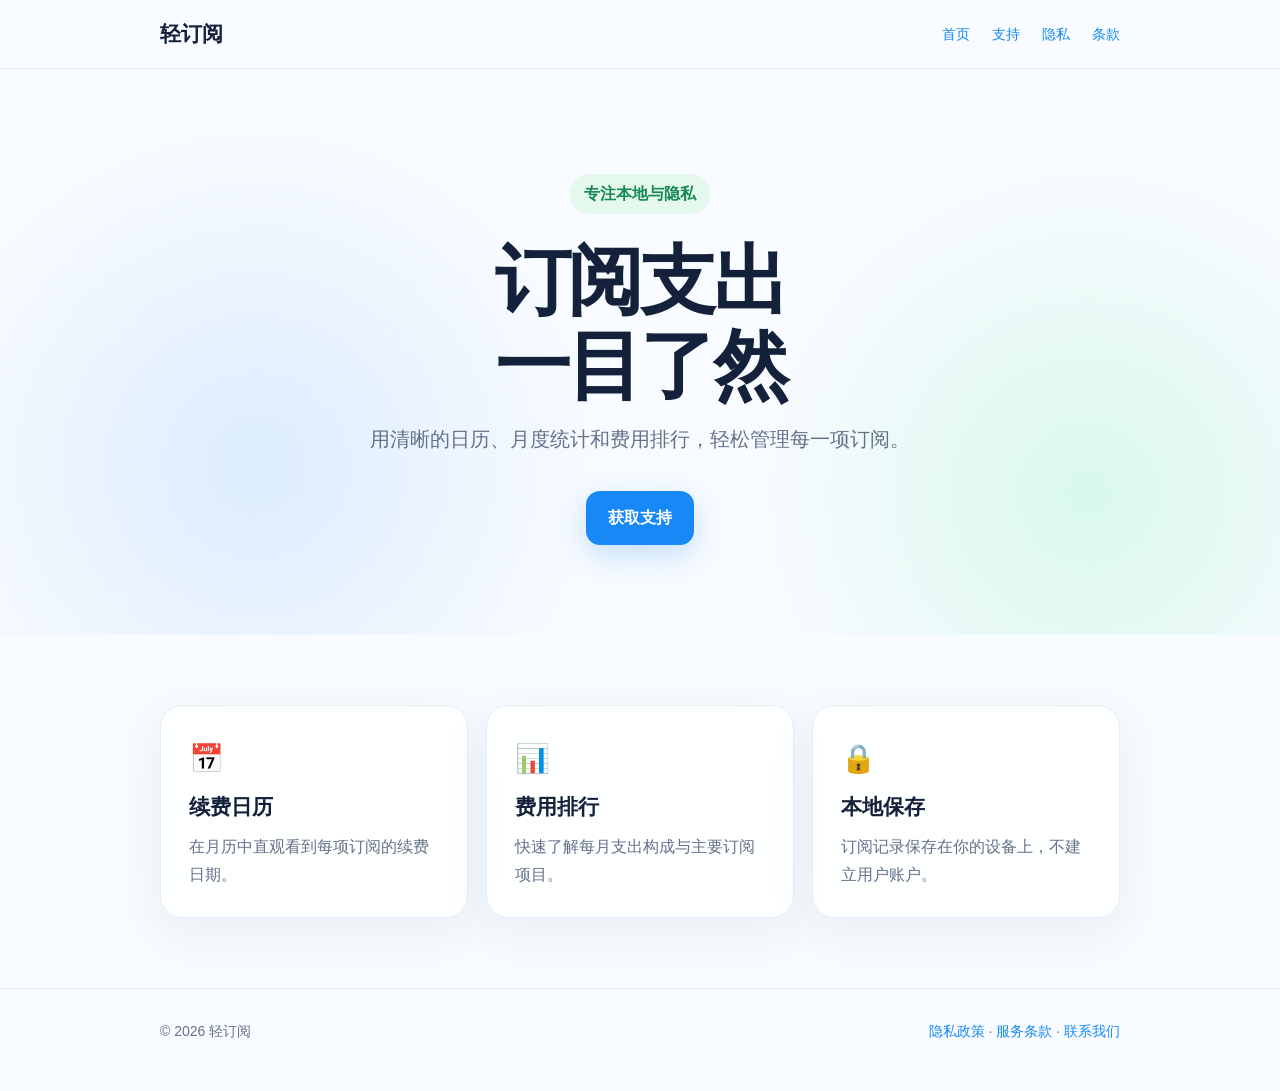
<file: index.html>
<!doctype html><html lang="zh-CN"><head><meta charset="utf-8"><meta name="viewport" content="width=device-width,initial-scale=1"><meta name="description" content="轻订阅是一款简洁的订阅管理工具，帮助你查看续费日历、月度费用和订阅排行。"><title>轻订阅｜订阅支出，一目了然</title><link rel="stylesheet" href="assets/style.css"></head><body>
<header><nav class="shell"><a class="brand" href="index.html">轻订阅</a><div class="links"><a href="index.html">首页</a><a href="support.html">支持</a><a href="privacy.html">隐私</a><a href="terms.html">条款</a></div></nav></header>
<main><section class="hero"><div class="shell"><span class="badge">专注本地与隐私</span><h1>订阅支出<br>一目了然</h1><p class="lead">用清晰的日历、月度统计和费用排行，轻松管理每一项订阅。</p><a class="button" href="support.html">获取支持</a></div></section>
<section class="features shell"><div class="card"><div class="icon">📅</div><h2>续费日历</h2><p>在月历中直观看到每项订阅的续费日期。</p></div><div class="card"><div class="icon">📊</div><h2>费用排行</h2><p>快速了解每月支出构成与主要订阅项目。</p></div><div class="card"><div class="icon">🔒</div><h2>本地保存</h2><p>订阅记录保存在你的设备上，不建立用户账户。</p></div></section></main>
<footer><div class="shell foot"><span>© 2026 轻订阅</span><span><a href="privacy.html">隐私政策</a> · <a href="terms.html">服务条款</a> · <a href="mailto:gffpan@gmail.com">联系我们</a></span></div></footer></body></html>
</file>
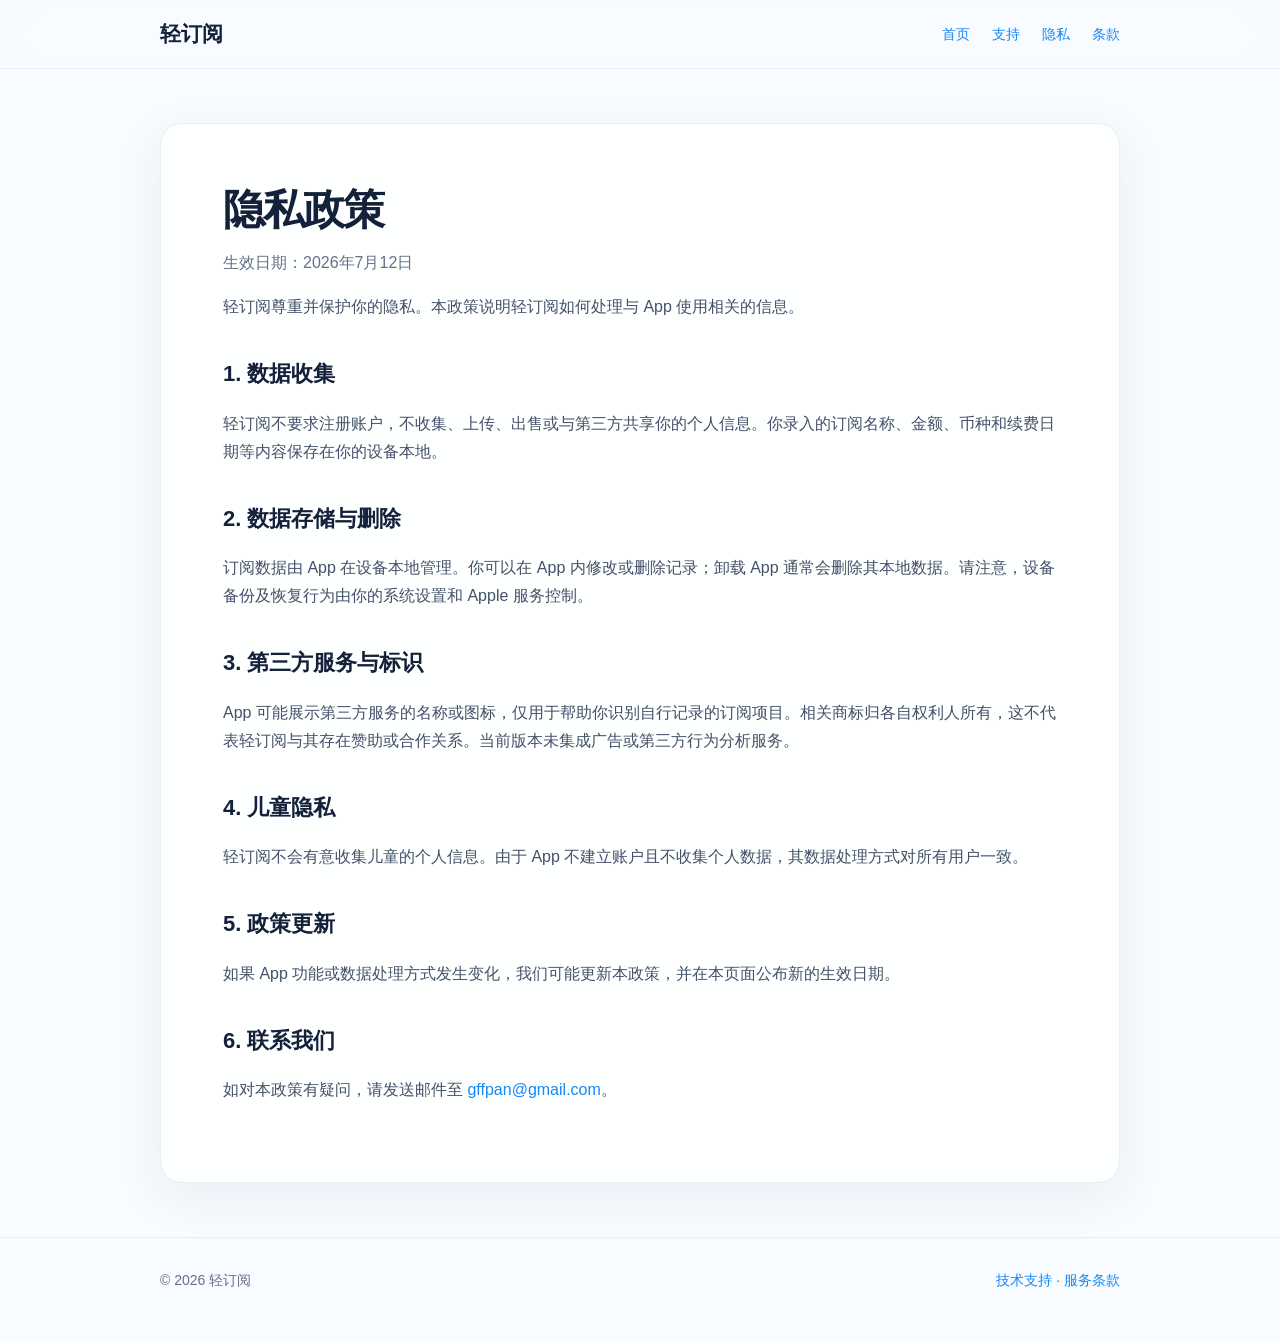
<file: privacy.html>
<!doctype html><html lang="zh-CN"><head><meta charset="utf-8"><meta name="viewport" content="width=device-width,initial-scale=1"><title>隐私政策｜轻订阅</title><link rel="stylesheet" href="assets/style.css"></head><body><header><nav class="shell"><a class="brand" href="index.html">轻订阅</a><div class="links"><a href="index.html">首页</a><a href="support.html">支持</a><a href="privacy.html">隐私</a><a href="terms.html">条款</a></div></nav></header><main class="shell"><article><h1>隐私政策</h1><p class="updated">生效日期：2026年7月12日</p>
<p>轻订阅尊重并保护你的隐私。本政策说明轻订阅如何处理与 App 使用相关的信息。</p>
<h2>1. 数据收集</h2><p>轻订阅不要求注册账户，不收集、上传、出售或与第三方共享你的个人信息。你录入的订阅名称、金额、币种和续费日期等内容保存在你的设备本地。</p>
<h2>2. 数据存储与删除</h2><p>订阅数据由 App 在设备本地管理。你可以在 App 内修改或删除记录；卸载 App 通常会删除其本地数据。请注意，设备备份及恢复行为由你的系统设置和 Apple 服务控制。</p>
<h2>3. 第三方服务与标识</h2><p>App 可能展示第三方服务的名称或图标，仅用于帮助你识别自行记录的订阅项目。相关商标归各自权利人所有，这不代表轻订阅与其存在赞助或合作关系。当前版本未集成广告或第三方行为分析服务。</p>
<h2>4. 儿童隐私</h2><p>轻订阅不会有意收集儿童的个人信息。由于 App 不建立账户且不收集个人数据，其数据处理方式对所有用户一致。</p>
<h2>5. 政策更新</h2><p>如果 App 功能或数据处理方式发生变化，我们可能更新本政策，并在本页面公布新的生效日期。</p>
<h2>6. 联系我们</h2><p>如对本政策有疑问，请发送邮件至 <a href="mailto:gffpan@gmail.com">gffpan@gmail.com</a>。</p>
</article></main><footer><div class="shell foot"><span>© 2026 轻订阅</span><span><a href="support.html">技术支持</a> · <a href="terms.html">服务条款</a></span></div></footer></body></html>
</file>
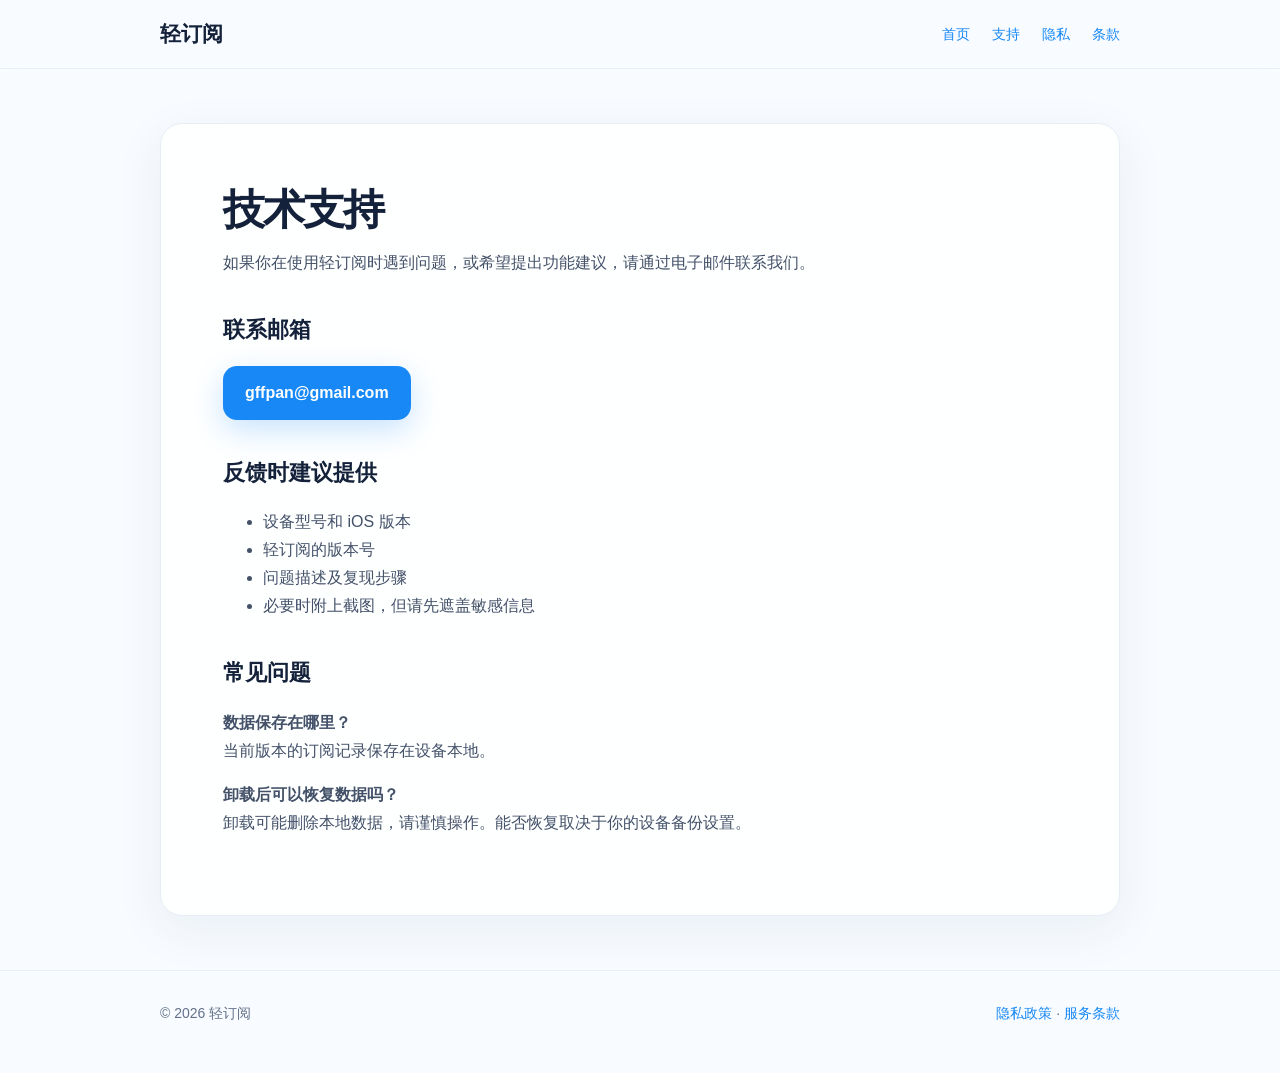
<file: support.html>
<!doctype html><html lang="zh-CN"><head><meta charset="utf-8"><meta name="viewport" content="width=device-width,initial-scale=1"><title>技术支持｜轻订阅</title><link rel="stylesheet" href="assets/style.css"></head><body><header><nav class="shell"><a class="brand" href="index.html">轻订阅</a><div class="links"><a href="index.html">首页</a><a href="support.html">支持</a><a href="privacy.html">隐私</a><a href="terms.html">条款</a></div></nav></header><main class="shell"><article><h1>技术支持</h1><p>如果你在使用轻订阅时遇到问题，或希望提出功能建议，请通过电子邮件联系我们。</p><h2>联系邮箱</h2><p><a class="button" href="mailto:gffpan@gmail.com?subject=轻订阅技术支持">gffpan@gmail.com</a></p><h2>反馈时建议提供</h2><ul><li>设备型号和 iOS 版本</li><li>轻订阅的版本号</li><li>问题描述及复现步骤</li><li>必要时附上截图，但请先遮盖敏感信息</li></ul><h2>常见问题</h2><p><strong>数据保存在哪里？</strong><br>当前版本的订阅记录保存在设备本地。</p><p><strong>卸载后可以恢复数据吗？</strong><br>卸载可能删除本地数据，请谨慎操作。能否恢复取决于你的设备备份设置。</p></article></main><footer><div class="shell foot"><span>© 2026 轻订阅</span><span><a href="privacy.html">隐私政策</a> · <a href="terms.html">服务条款</a></span></div></footer></body></html>
</file>
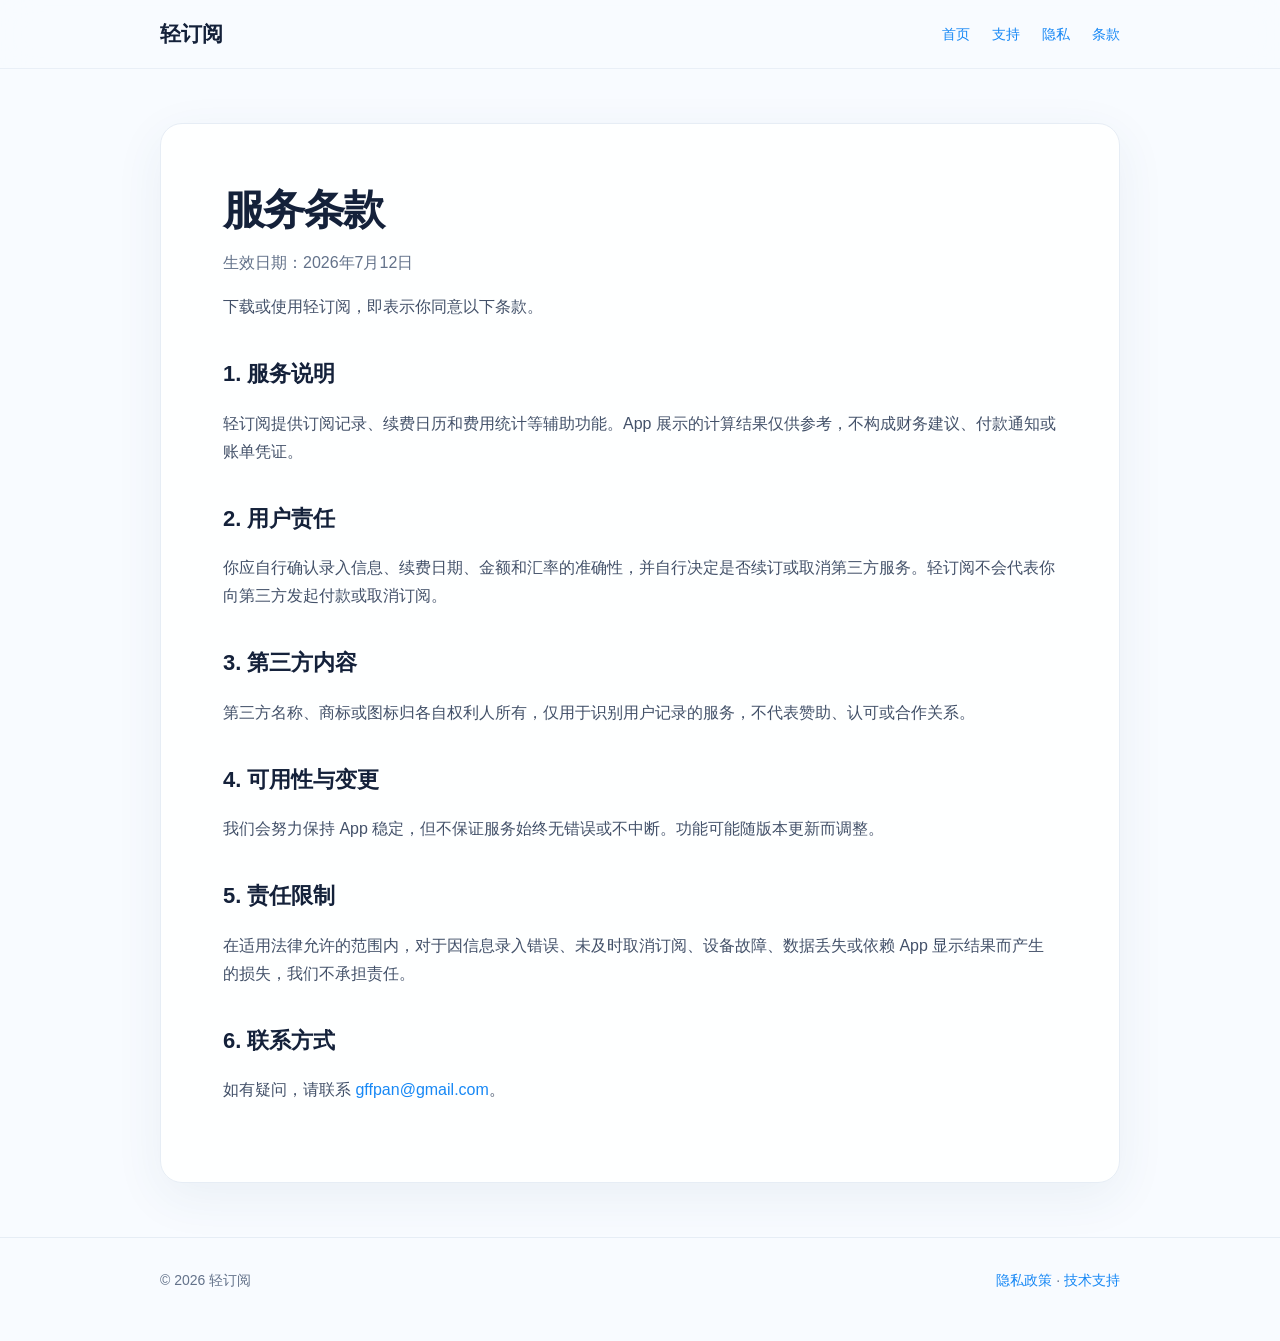
<file: terms.html>
<!doctype html><html lang="zh-CN"><head><meta charset="utf-8"><meta name="viewport" content="width=device-width,initial-scale=1"><title>服务条款｜轻订阅</title><link rel="stylesheet" href="assets/style.css"></head><body><header><nav class="shell"><a class="brand" href="index.html">轻订阅</a><div class="links"><a href="index.html">首页</a><a href="support.html">支持</a><a href="privacy.html">隐私</a><a href="terms.html">条款</a></div></nav></header><main class="shell"><article><h1>服务条款</h1><p class="updated">生效日期：2026年7月12日</p><p>下载或使用轻订阅，即表示你同意以下条款。</p><h2>1. 服务说明</h2><p>轻订阅提供订阅记录、续费日历和费用统计等辅助功能。App 展示的计算结果仅供参考，不构成财务建议、付款通知或账单凭证。</p><h2>2. 用户责任</h2><p>你应自行确认录入信息、续费日期、金额和汇率的准确性，并自行决定是否续订或取消第三方服务。轻订阅不会代表你向第三方发起付款或取消订阅。</p><h2>3. 第三方内容</h2><p>第三方名称、商标或图标归各自权利人所有，仅用于识别用户记录的服务，不代表赞助、认可或合作关系。</p><h2>4. 可用性与变更</h2><p>我们会努力保持 App 稳定，但不保证服务始终无错误或不中断。功能可能随版本更新而调整。</p><h2>5. 责任限制</h2><p>在适用法律允许的范围内，对于因信息录入错误、未及时取消订阅、设备故障、数据丢失或依赖 App 显示结果而产生的损失，我们不承担责任。</p><h2>6. 联系方式</h2><p>如有疑问，请联系 <a href="mailto:gffpan@gmail.com">gffpan@gmail.com</a>。</p></article></main><footer><div class="shell foot"><span>© 2026 轻订阅</span><span><a href="privacy.html">隐私政策</a> · <a href="support.html">技术支持</a></span></div></footer></body></html>
</file>
<file: assets/style.css>
:root { color-scheme: light; --ink:#14213a; --muted:#63728a; --blue:#1788f5; --mint:#37c978; --line:#e6edf5; }
* { box-sizing:border-box; }
html { scroll-behavior:smooth; }
body { margin:0; color:var(--ink); font:16px/1.75 -apple-system,BlinkMacSystemFont,"Segoe UI","PingFang SC","Hiragino Sans GB",sans-serif; background:#f8fbff; }
a { color:var(--blue); text-decoration:none; }
a:hover { text-decoration:underline; }
.shell { width:min(960px,calc(100% - 36px)); margin:auto; }
header { position:sticky; top:0; z-index:2; background:rgba(248,251,255,.88); backdrop-filter:blur(18px); border-bottom:1px solid rgba(230,237,245,.8); }
nav { min-height:68px; display:flex; align-items:center; justify-content:space-between; gap:24px; }
.brand { color:var(--ink); font-size:21px; font-weight:750; }
.links { display:flex; gap:22px; font-size:14px; }
.hero { padding:105px 0 90px; text-align:center; background:radial-gradient(circle at 20% 70%,#dcecff 0,transparent 31%),radial-gradient(circle at 85% 75%,#d9f8ed 0,transparent 28%); }
.badge { display:inline-block; padding:6px 14px; color:#168a52; background:#e5f8ee; border-radius:999px; font-weight:650; }
h1 { margin:24px 0 14px; font-size:clamp(42px,8vw,76px); line-height:1.12; letter-spacing:-.045em; }
.lead { max-width:640px; margin:0 auto 34px; color:var(--muted); font-size:20px; }
.button { display:inline-block; padding:13px 22px; color:white; background:var(--blue); border-radius:14px; font-weight:700; box-shadow:0 10px 30px rgba(23,136,245,.23); }
.button:hover { text-decoration:none; transform:translateY(-1px); }
.features { display:grid; grid-template-columns:repeat(3,1fr); gap:18px; padding:70px 0; }
.card, article { background:rgba(255,255,255,.92); border:1px solid var(--line); border-radius:22px; box-shadow:0 14px 50px rgba(45,79,120,.07); }
.card { padding:28px; }
.card h2 { margin:6px 0 7px; font-size:21px; }
.card p { margin:0; color:var(--muted); }
.icon { font-size:28px; }
article { margin:54px auto; padding:clamp(26px,6vw,62px); }
article h1 { margin:0 0 10px; font-size:42px; }
article h2 { margin:34px 0 8px; font-size:22px; }
article p, article li { color:#435169; }
.updated { color:var(--muted); }
footer { padding:30px 0 48px; border-top:1px solid var(--line); color:var(--muted); font-size:14px; }
.foot { display:flex; justify-content:space-between; gap:20px; flex-wrap:wrap; }
@media(max-width:700px){ .links{gap:12px}.links a:first-child{display:none}.features{grid-template-columns:1fr}.hero{padding:78px 0 60px}article h1{font-size:34px} }
</file>
